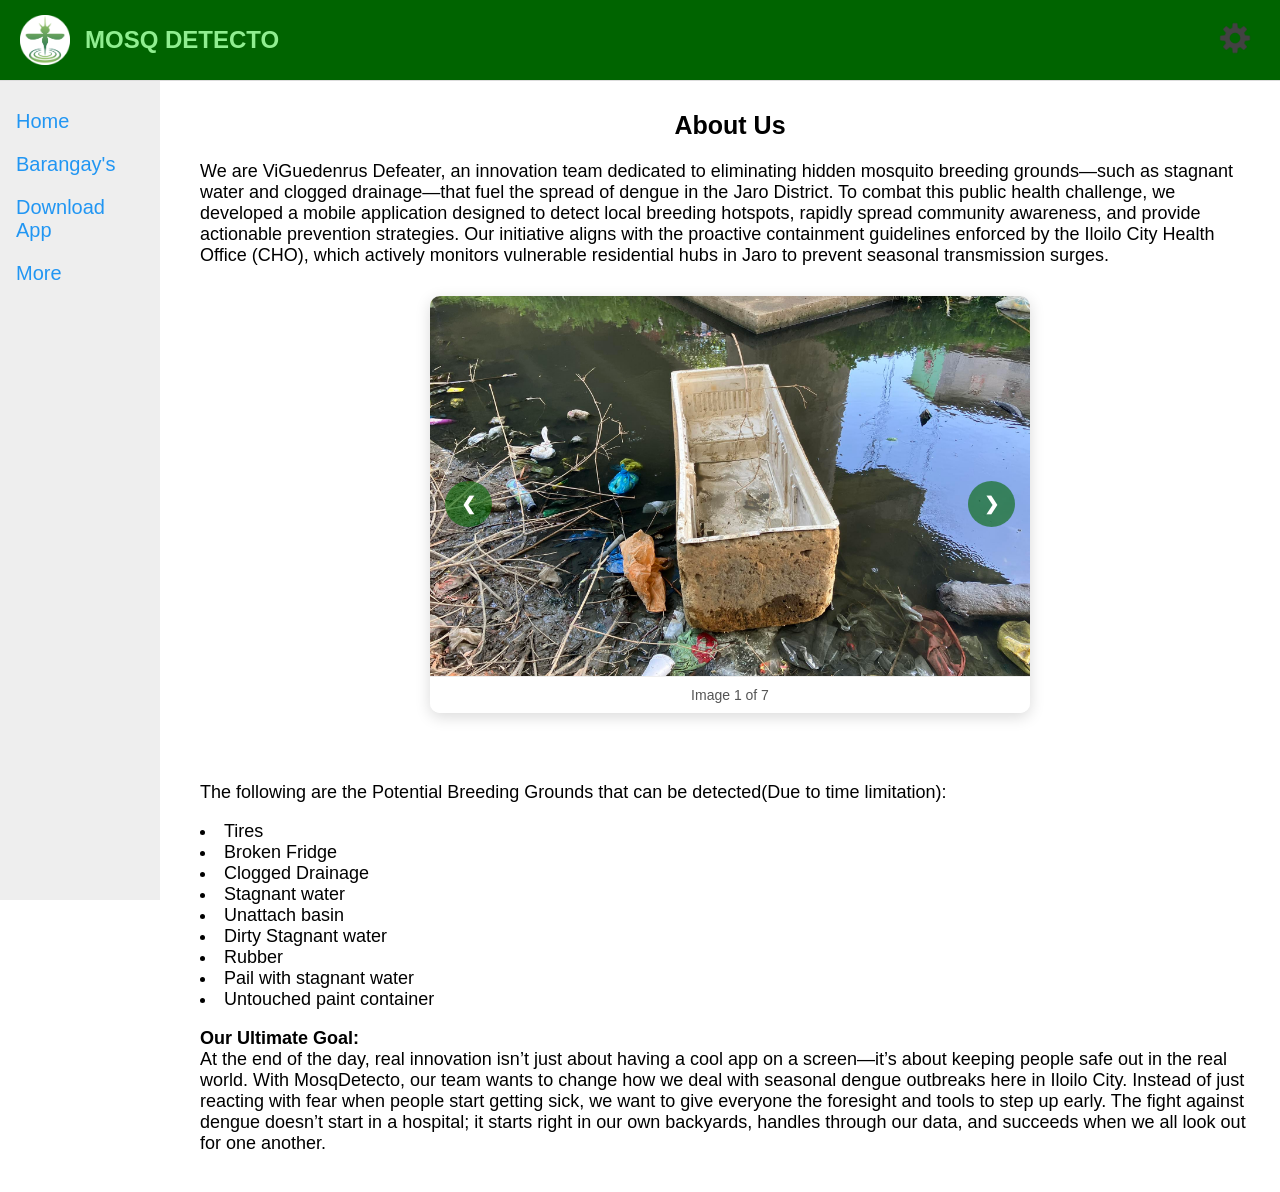
<file: about.html>
<!DOCTYPE html>
<html>
<head>
    <meta charset="UTF-8">
    <meta name="viewport" content="width=device-width, initial-scale=1.0">
    <link rel="stylesheet" href="styles3.css">
    <title>MosqDetecto</title>
    <link rel="shortcut icon" type="image/x-icon" href="/favicon.ico">
<style>
  header {
    display: flex;
    align-items: center;
    justify-content: space-between;
    padding: 10px 20px;
    background-color: darkgreen;
    border-bottom: 1px solid #ddd;
    position: fixed; /* Keeps header fixed at the top */
    top: 0;
    left: 0;
    right: 0;
    height: 60px;
    z-index: 2;
  }

  .carousel-container {
    position: relative;
    width: 100%;
    max-width: 600px;
    margin: 30px auto; /* Centers the carousel horizontally with clear spacing */
    overflow: hidden;
    border-radius: 10px;
    box-shadow: 0 4px 15px rgba(0,0,0,0.15);
    background-color: #fff;
  }

  /* Holds all images in a row side-by-side */
  .carousel-slide {
    display: flex;
    width: 100%;
    transition: transform 0.4s ease-in-out;
  }

  /* Individual Image Styling */
  .carousel-slide img {
    width: 100%;
    height: 380px;
    object-fit: cover;
    flex-shrink: 0; /* Prevents images from crushing each other */
  }

  /* Slider Navigation Arrows */
  .nav-btn {
    position: absolute;
    top: 50%;
    transform: translateY(-50%);
    background-color: rgba(0, 100, 0, 0.6); /* Tinted dark green to match your theme */
    color: white;
    border: none;
    padding: 12px 16px;
    font-size: 18px;
    font-weight: bold;
    cursor: pointer;
    border-radius: 50%;
    transition: background-color 0.2s;
    z-index: 10;
  }

  .nav-btn:hover {
    background-color: rgba(0, 50, 0, 0.9);
  }

  #prevBtn { left: 15px; }
  #nextBtn { right: 15px; }

  /* Slide Number Counter Text Box */
  .counter {
    text-align: center;
    padding: 10px;
    font-size: 14px;
    color: #555;
    background: #fff;
    border-top: 1px solid #eee;
    font-family: Arial, sans-serif;
  }
</style>
</head>

<body>
      <header>
          <div style="display: flex; align-items: center; gap: 15px;">
              <img src="MOSQ1.png" width="50px" height="50px" id="logo" alt="Logo">
              <h1 style="margin: 0; font-size: 24px; color: lightgreen">MOSQ DETECTO</h1>
          </div>
          <a href="settings.html" class="button"><img src="settings1.png" width="40px" height="40px" alt="Settings"></a> 
      </header>

      <div class="sidenav">
          <a href="index.html">Home</a>
          <a href="brgy.html">Barangay's</a>
          <a href="download.html">Download App</a>
          <a href="more.html">More</a>
      </div>

      <div class="main">
          <h2>About Us</h2>
          <p>We are ViGuedenrus Defeater, an innovation team dedicated to eliminating hidden mosquito breeding grounds—such as stagnant water and clogged drainage—that fuel the spread of dengue in the Jaro District. To combat this public health challenge, we developed a mobile application designed to detect local breeding hotspots, rapidly spread community awareness, and provide actionable prevention strategies. Our initiative aligns with the proactive containment guidelines enforced by the Iloilo City Health Office (CHO), which actively monitors vulnerable residential hubs in Jaro to prevent seasonal transmission surges.</p>
          
          <div class="carousel-container">
            <div class="carousel-slide" id="slideRow">
              <img src="1.jpg" alt="Project Image 1">
              <img src="2.jpg" alt="Project Image 2">
              <img src="3.jpg" alt="Project Image 3">
              <img src="4.jpg" alt="Project Image 4">
              <img src="5.jpg" alt="Project Image 5">
              <img src="6.jpg" alt="Project Image 6">
              <img src="7.jpg" alt="Project Image 7">
            </div>

            <button class="nav-btn" id="prevBtn">&#10094;</button>
            <button class="nav-btn" id="nextBtn">&#10095;</button>

            <div class="counter" id="slideCounter">Image 1 of 7</div>
			 </div>
			<br>
	  <p>
	  The following are the Potential Breeding Grounds that can be detected(Due to time limitation):<br><li>
      Tires<li>
      Broken Fridge<li>
      Clogged Drainage<li>
      Stagnant water<li>
      Unattach basin<li>
      Dirty Stagnant water<li>
      Rubber<li>
      Pail with stagnant water<li>
      Untouched paint container
	  </p>
         
		 <p><b>Our Ultimate Goal:</b><br>

At the end of the day, real innovation isn’t just about having a cool app on a screen—it’s about keeping people safe out in the real world. With MosqDetecto, our team wants to change how we deal with seasonal dengue outbreaks here in Iloilo City. Instead of just reacting with fear when people start getting sick, we want to give everyone the foresight and tools to step up early. The fight against dengue doesn’t start in a hospital; it starts right in our own backyards, handles through our data, and succeeds when we all look out for one another.
</p>
      </div>
      
	  
	  
      <script>
        const slideRow = document.getElementById('slideRow');
        const images = document.querySelectorAll('.carousel-slide img');
        const prevBtn = document.getElementById('prevBtn');
        const nextBtn = document.getElementById('nextBtn');
        const slideCounter = document.getElementById('slideCounter');

        let counter = 0;
        const totalImages = images.length;

        function updateCarousel() {
          // Slide shifting formula: transforms matrix view horizontally across tracks
          slideRow.style.transform = `translateX(${-counter * 100}%)`;
          slideCounter.textContent = `Image ${counter + 1} of ${totalImages}`;
        }

        nextBtn.addEventListener('click', () => {
          if (counter >= totalImages - 1) {
            counter = 0; // Seamlessly wraps back around to slide 1
          } else {
            counter++;
          }
          updateCarousel();
        });

        prevBtn.addEventListener('click', () => {
          if (counter <= 0) {
            counter = totalImages - 1; // Seamlessly wraps backward to final slide
          } else {
            counter--;
          }
          updateCarousel();
        });
      </script>
</body>
</html>
</file>
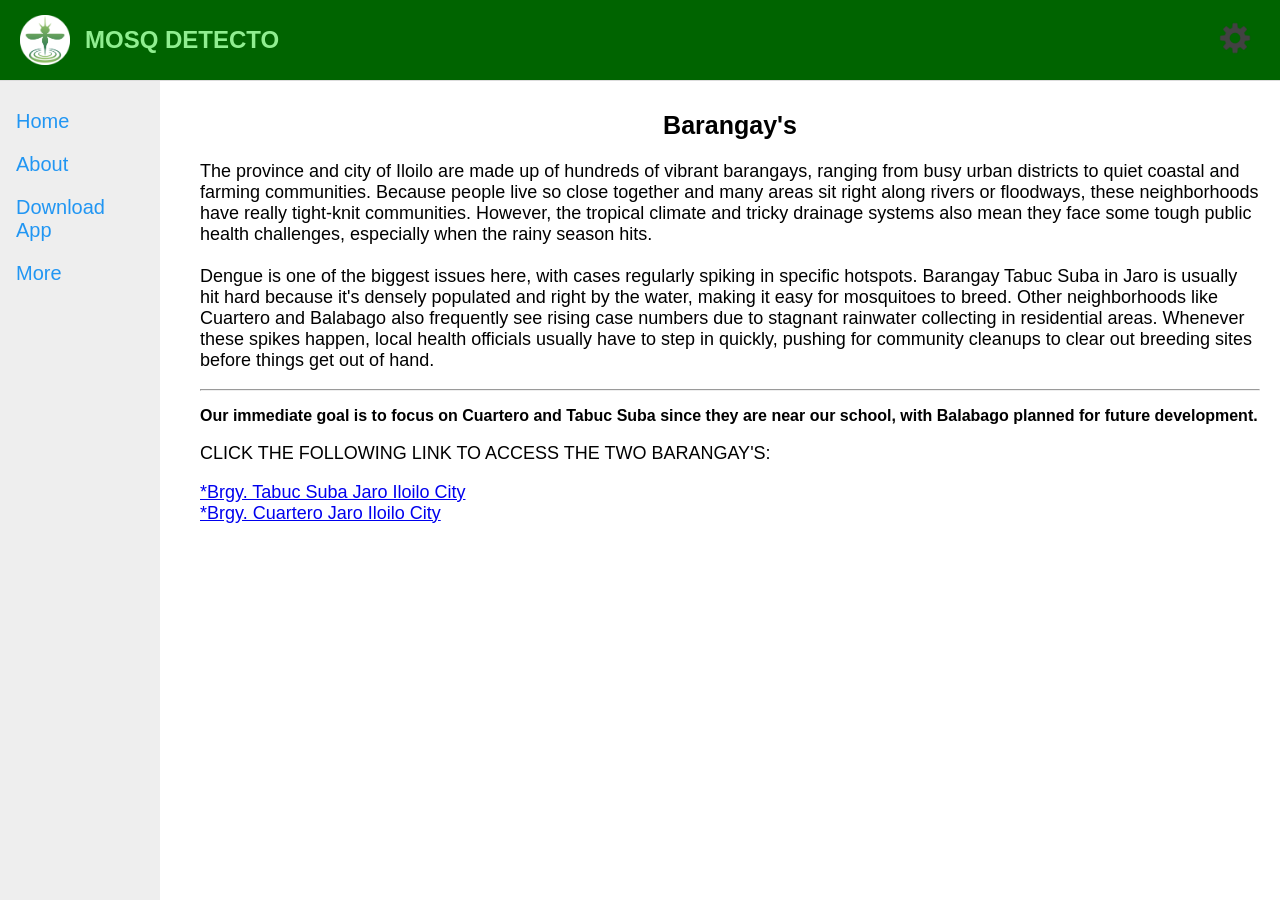
<file: brgy.html>
<!DOCTYPE html>
<html>
<head>
    <meta charset="UTF-8">
    <meta name="viewport" content="width=device-width, initial-scale=1.0">
    <link rel="stylesheet" href="styles3.css">
    <title>MosqDetecto</title>
    <link rel="shortcut icon" type="image/x-icon" href="/favicon.ico">
<style>
  header {
    display: flex;
    align-items: center;
    justify-content: space-between;
    padding: 10px 20px;
    background-color: darkgreen;
    border-bottom: 1px solid #ddd;
    position: fixed; /* Keeps header fixed at the top */
    top: 0;
    left: 0;
    right: 0;
    height: 60px;
    z-index: 2;
  }
</style>
</head>

<body>
      <header>
          <div style="display: flex; align-items: center; gap: 15px;">
              <img src="MOSQ1.png" width="50px" height="50px" id="logo" alt="Logo">
              <h1 style="margin: 0; font-size: 24px; color: lightgreen">MOSQ DETECTO</h1>
          </div>
          <a href="settings.html" class="button"><img src="settings1.png" width="40px" height="40px" alt="Settings"></a> 
      </header>

      <div class="sidenav">
          <a href="index.html">Home</a>
          <a href="about.html">About</a>
          <a href="download.html">Download App</a>
          <a href="more.html">More</a>
      </div>

      <div class="main">
          <h2>Barangay's</h2>
		  <p>The province and city of Iloilo are made up of hundreds of vibrant barangays, ranging from busy urban districts to quiet coastal and farming communities. Because people live so close together and many areas sit right along rivers or floodways, these neighborhoods have really tight-knit communities. However, the tropical climate and tricky drainage systems also mean they face some tough public health challenges, especially when the rainy season hits. <br>
		  <br>Dengue is one of the biggest issues here, with cases regularly spiking in specific hotspots. Barangay Tabuc Suba in Jaro is usually hit hard because it's densely populated and right by the water, making it easy for mosquitoes to breed. Other neighborhoods like Cuartero and Balabago also frequently see rising case numbers due to stagnant rainwater collecting in residential areas. Whenever these spikes happen, local health officials usually have to step in quickly, pushing for community cleanups to clear out breeding sites before things get out of hand.
		  <br>
		  <hr>
		  <p style="font-weight: bold; font-size: 16px">Our immediate goal is to focus on Cuartero and Tabuc Suba since they are near our school, with Balabago planned for future development.</p>
		  <p>CLICK THE FOLLOWING LINK TO ACCESS THE TWO BARANGAY'S:</p>
		  <a href="tabucsuba.html">*Brgy. Tabuc Suba Jaro Iloilo City</a>
		  <br>
          <a href="cuartero.html">*Brgy. Cuartero Jaro Iloilo City</a>
      </div>
	  
	  
</body>
</html>
</file>
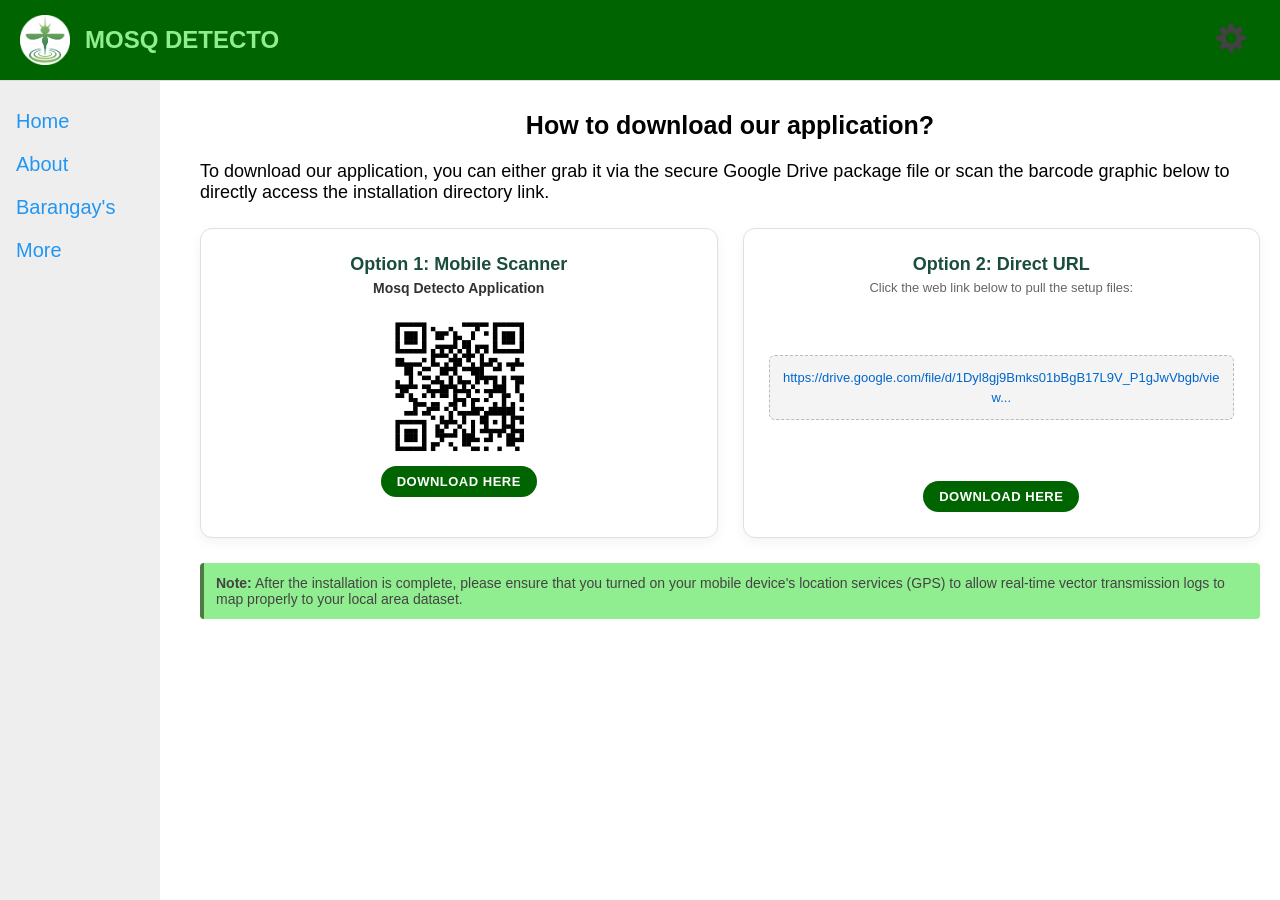
<file: download.html>
<!DOCTYPE html>
<html>
<head>
    <meta charset="UTF-8">
    <meta name="viewport" content="width=device-width, initial-scale=1.0">
    <link rel="stylesheet" href="styles3.css">
    <title>MosqDetecto — Download App</title>
    <link rel="shortcut icon" type="image/x-icon" href="/favicon.ico">
<style>
  header {
    display: flex;
    align-items: center;
    justify-content: space-between;
    padding: 10px 20px;
    background-color: darkgreen;
    border-bottom: 1px solid #ddd;
    position: fixed; /* Keeps header fixed at the top */
    top: 0;
    left: 0;
    right: 0;
    height: 60px;
    z-index: 2;
  }

  .button {
    padding: 11px 9px;
    text-decoration: none;
    border-radius: 3px;
    background-color: transparent;
    transition: background-color 0.2s ease;
  }
  .button:hover {
    background-color: white;
  }

  .download-flex-grid {
    display: flex;
    flex-wrap: wrap;
    gap: 25px;
    margin: 25px 0;
  }

  .download-box {
    background: #ffffff;
    border: 1px solid #e0e0e0;
    border-radius: 12px;
    padding: 25px;
    box-shadow: 0 4px 12px rgba(0,0,0,0.05);
    flex: 1;
    min-width: 290px;
    display: flex;
    flex-direction: column;
    align-items: center;
    justify-content: space-between;
    text-align: center;
  }

  .download-box h3 {
    margin-top: 0;
    margin-bottom: 5px;
    color: #1b4d3e;
    font-size: 18px;
  }

  .download-box .action-label {
    background-color: darkgreen;
    color: white;
    font-weight: bold;
    padding: 8px 16px;
    border-radius: 20px;
    font-size: 13px;
    letter-spacing: 0.5px;
    margin-bottom: 15px;
    text-transform: uppercase;
  }

  .drive-link {
    word-break: break-all;
    color: #0066cc;
    text-decoration: none;
    font-size: 13px;
    line-height: 1.5;
    background: #f4f4f4;
    padding: 12px;
    border-radius: 6px;
    border: 1px dashed #bbb;
    margin: 15px 0;
    display: block;
    transition: color 0.2s, background-color 0.2s;
  }
  
  .drive-link:hover {
    color: #004499;
    background-color: #eaeaea;
    text-decoration: underline;
  }

  .qr-title {
    font-weight: bold;
    color: #333;
    font-size: 14px;
    margin-top: 5px;
    margin-bottom: 10px;
  }

  .step-note {
    background-color: lightgreen;
    border-left: 4px solid #4F7942;
    padding: 12px;
    border-radius: 4px;
    font-size: 14px;
    color: #444;
    margin-top: 20px;
  }
</style>
</head>

<body>
      <header>
          <div style="display: flex; align-items: center; gap: 15px;">
              <img src="MOSQ1.png" width="50px" height="50px" id="logo" alt="Logo">
              <h1 style="margin: 0; font-size: 24px; color: lightgreen">MOSQ DETECTO</h1>
          </div>
          <a href="settings.html" class="button"><img src="settings1.png" width="40px" height="40px" alt="Settings"></a> 
      </header>

      <div class="sidenav">
          <a href="index.html">Home</a>
          <a href="about.html">About</a>
          <a href="brgy.html">Barangay's</a>
          <a href="more.html">More</a>
      </div>

      <div class="main">
          <h2>How to download our application?</h2>
          <p>To download our application, you can either grab it via the secure Google Drive package file or scan the barcode graphic below to directly access the installation directory link.</p>
          
          <div class="download-flex-grid">
              
              <div class="download-box">
                  <div>
                      <h3>Option 1: Mobile Scanner</h3>
                      <div class="qr-title">Mosq Detecto Application</div>
                  </div>
                  
                  <img src="finalqr.png" width="140px" height="140px" style="margin: 10px 0;" alt="Application QR Code">
                  
                  <div class="action-label">Download Here</div>
              </div>

              <div class="download-box">
                  <div>
                      <h3>Option 2: Direct URL</h3>
                      <p style="font-size: 13px; color: #666; margin: 5px 0 0 0;">Click the web link below to pull the setup files:</p>
                  </div>
                  
                  <a href="https://drive.google.com/file/d/1Dyl8gj9Bmks01bBgB17L9V_P1gJwVbgb/view?fbclid=IwY2xjawR6vbxleHRuA2FlbQIxMABicmlkETFEMkpzZE1IblE4Yk5wcmtFc3J0YwZhcHBfaWQQMjIyMDM5MTc4ODIwMDg5MgABHoDHJR3DUng6B2LZDZV6hctJm4_MM6UfsrF3A54GJfnc8oXccEx-bQfPB3U__aem_I6xNAwUyUiRdcXQI6bOH_Q" target="_blank" class="drive-link">
                      https://drive.google.com/file/d/1Dyl8gj9Bmks01bBgB17L9V_P1gJwVbgb/view...
                  </a>
                  
                  <a href="https://drive.google.com/file/d/1Dyl8gj9Bmks01bBgB17L9V_P1gJwVbgb/view?fbclid=IwY2xjawR6vbxleHRuA2FlbQIxMABicmlkETFEMkpzZE1IblE4Yk5wcmtFc3J0YwZhcHBfaWQQMjIyMDM5MTc4ODIwMDg5MgABHoDHJR3DUng6B2LZDZV6hctJm4_MM6UfsrF3A54GJfnc8oXccEx-bQfPB3U__aem_I6xNAwUyUiRdcXQI6bOH_Q" target="_blank" style="text-decoration: none;">
                      <div class="action-label" style="margin-bottom: 0; cursor: pointer;">Download Here</div>
                  </a>
              </div>

          </div>

          <div class="step-note">
              <strong>Note:</strong> After the installation is complete, please ensure that you turned on your mobile device's location services (GPS) to allow real-time vector transmission logs to map properly to your local area dataset.
          </div>
      </div>
</body>
</html>
</file>
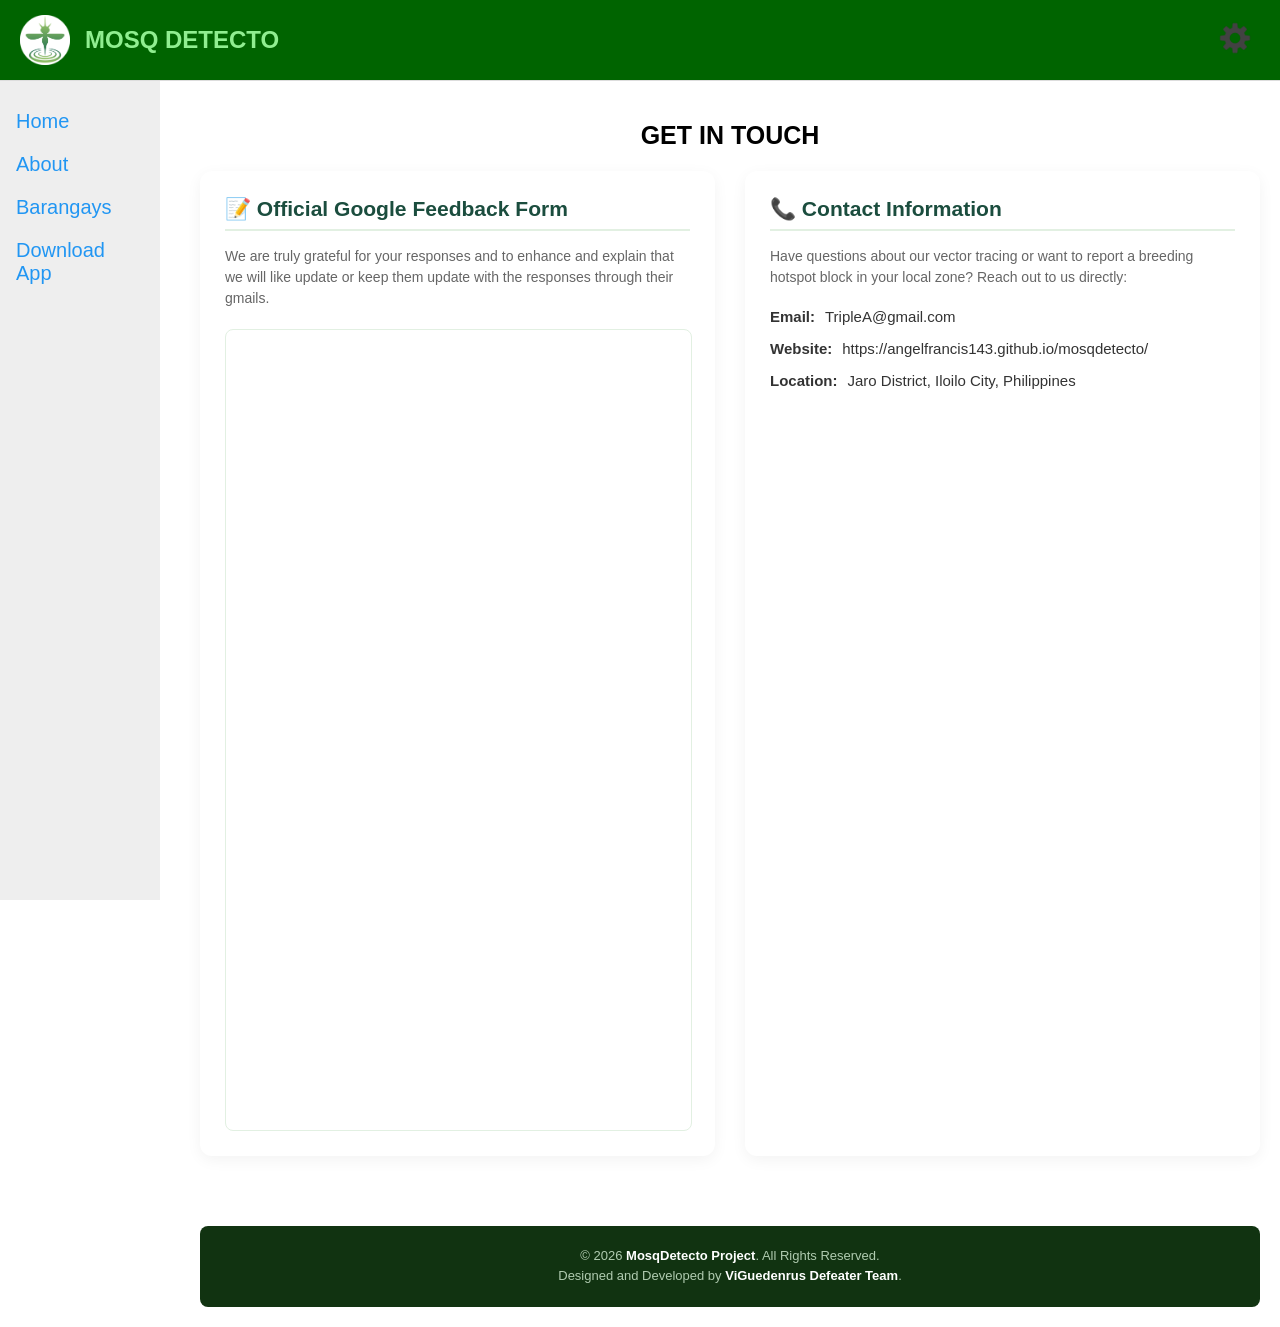
<file: more.html>
<!DOCTYPE html>
<html>
<head>
  <meta charset="UTF-8">
  <meta name="viewport" content="width=device-width, initial-scale=1.0">
  <link rel="stylesheet" href="styles3.css">
  <title>MosqDetecto — Contact & Feedback</title>
  <link rel="shortcut icon" type="image/x-icon" href="/favicon.ico">
<style>
  header {
    display: flex;
    align-items: center;
    justify-content: space-between;
    padding: 10px 20px;
    background-color: darkgreen;
    border-bottom: 1px solid #ddd;
    position: fixed;
    top: 0; 
    left: 0; 
    right: 0;
    height: 60px;
    z-index: 2;
  }

  /* Contact and layout containers */
  .contact-container {
    display: flex;
    flex-wrap: wrap;
    gap: 30px;
    margin-top: 20px;
    padding-bottom: 30px;
  }

  .feedback-card, .info-card {
    background: #ffffff;
    border-radius: 12px;
    padding: 25px;
    box-shadow: 0 4px 15px rgba(0,0,0,0.05);
    flex: 1;
    min-width: 300px;
    box-sizing: border-box;
  }

  h3 {
    color: #1b4d3e;
    margin-top: 0;
    margin-bottom: 15px;
    border-bottom: 2px solid #e2f0e2;
    padding-bottom: 8px;
  }

  .info-description {
    font-size: 14px; 
    color: #666; 
    margin-bottom: 20px;
    line-height: 1.5;
  }

  .contact-methods {
    list-style: none;
    padding: 0;
    margin: 0;
  }

  .contact-methods li {
    margin-bottom: 15px;
    font-size: 15px;
    color: #333;
    display: flex;
    align-items: center;
    gap: 10px;
  }

  /* Footer area */
  footer {
    background-color: #113311;
    color: #b0cbb0;
    text-align: center;
    padding: 20px;
    margin-top: 40px;
    border-radius: 8px;
    font-size: 13px;
    line-height: 1.6;
  }

  footer strong {
    color: #ffffff;
  }

  /* Responsive iframe container adjustments */
  @media (max-width: 768px) {
    .feedback-card {
      padding: 15px;
    }
  } 
</style>
</head>

<body>
      <header>
          <div style="display: flex; align-items: center; gap: 15px;">
              <img src="MOSQ1.png" width="50px" height="50px" id="logo" alt="Logo">
              <h1 style="margin: 0; font-size: 24px; color: lightgreen">MOSQ DETECTO</h1>
          </div>
          <a href="settings.html" class="button"><img src="settings1.png" width="40px" height="40px" alt="Settings"></a> 
      </header>

      <div class="sidenav">
          <a href="index.html">Home</a>
          <a href="about.html">About</a>
          <a href="brgy.html">Barangays</a>
          <a href="download.html">Download App</a> 
      </div>

      <div class="main" style="margin-top: 80px; padding: 20px;">
          <h2>GET IN TOUCH</h2>
          
          <div class="contact-container">
              
              <div class="feedback-card">
                  <h3>📝 Official Google Feedback Form</h3>
                  <p class="info-description">
                      We are truly grateful for your responses and to enhance and explain that we will like update or keep them update with the responses through their gmails.
                  </p>
                  <div style="width: 100%; overflow: hidden; border-radius: 8px; border: 1px solid #e2f0e2; -webkit-overflow-scrolling: touch;">
                      <iframe 
                          src="https://docs.google.com/forms/d/e/1FAIpQLSexxI4TPfSx3L-zFfZJ7kF2z--KiJyEOZlSHG7yyW51-xV29w/viewform?usp=dialog"
                          width="100%" 
                          height="800" 
                          scrolling="yes"
                          style="border: none; display: block; width: 100%;">
                          Loading…
                      </iframe>
                  </div>
              </div>

              <div class="info-card">
                  <h3>📞 Contact Information</h3>
                  <p class="info-description">
                      Have questions about our vector tracing or want to report a breeding hotspot block in your local zone? Reach out to us directly:
                  </p>
                  <ul class="contact-methods">
                      <li><strong>Email:</strong> TripleA@gmail.com</li>
                      <li><strong>Website:</strong> https://angelfrancis143.github.io/mosqdetecto/</li>
                      <li><strong>Location:</strong> Jaro District, Iloilo City, Philippines</li>
                  </ul>
              </div>

          </div>

          <footer>
              <div>&copy; 2026 <strong>MosqDetecto Project</strong>. All Rights Reserved.</div>
              <div>Designed and Developed by <strong>ViGuedenrus Defeater Team</strong>.</div>
          </footer>
      </div>
</body>
</html>
</file>
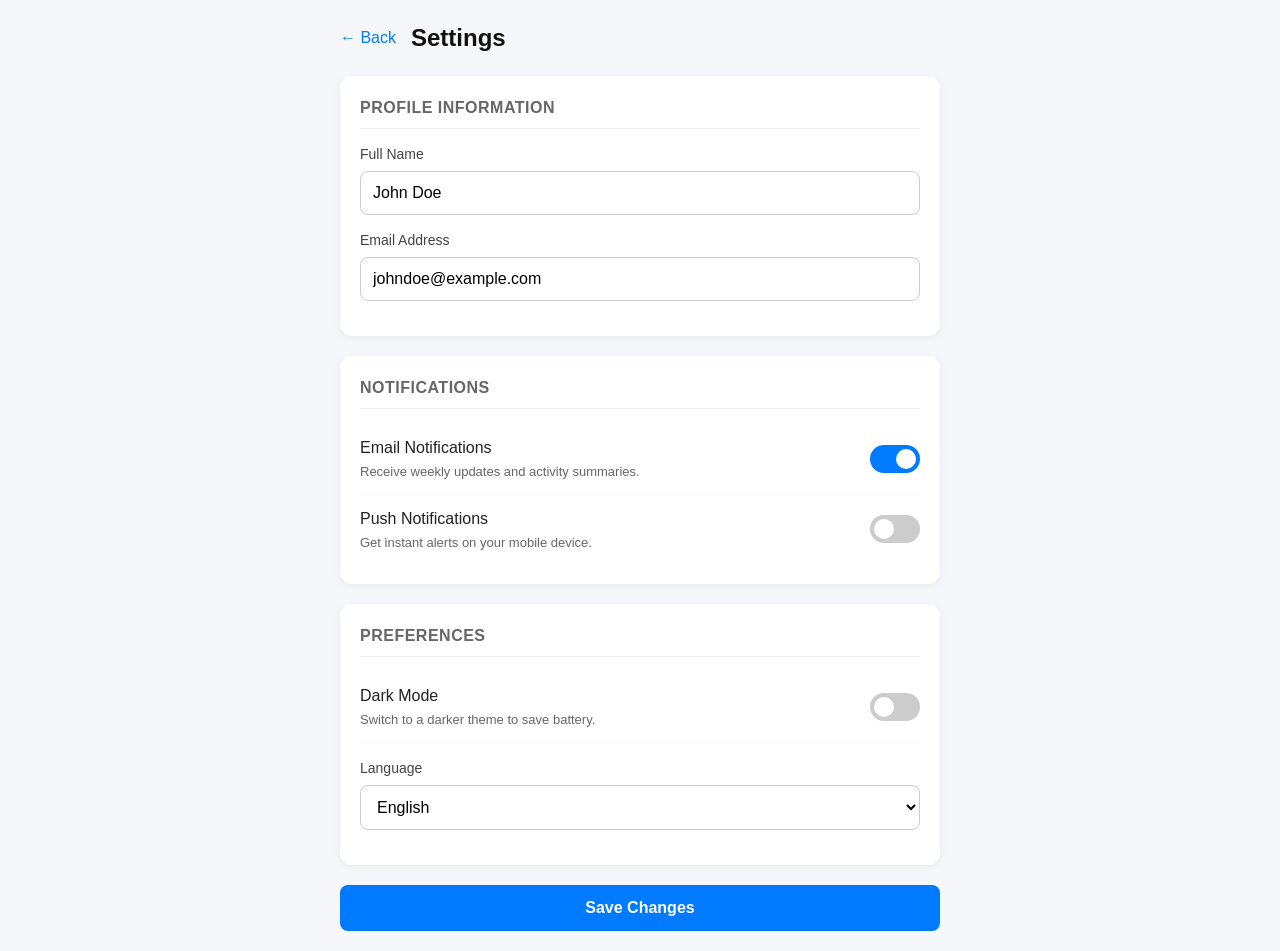
<file: settings.html>
<!DOCTYPE html>
<html lang="en">
<head>
  <meta charset="UTF-8">
  <meta name="viewport" content="width=device-width, initial-scale=1.0">
  <title>Account Settings</title>
  <style>
    /* Reset and Base Styles */
    * {
      box-sizing: border-box;
      margin: 0;
      padding: 0;
      font-family: -apple-system, BlinkMacSystemFont, "Segoe UI", Roboto, Helvetica, Arial, sans-serif;
    }

    body {
      background-color: #f5f7fb;
      color: #333;
      padding: 20px;
      line-height: 1.5;
    }

    /* Layout Container */
    .settings-container {
      max-width: 600px;
      margin: 0 auto;
    }

    /* Header with Back Button */
    .settings-header {
      display: flex;
      align-items: center;
      gap: 15px;
      margin-bottom: 20px;
    }

    .btn-back {
      text-decoration: none;
      color: #007bff;
      font-size: 16px;
      font-weight: 500;
      display: inline-flex;
      align-items: center;
      transition: color 0.2s;
    }

    .btn-back:hover {
      color: #0056b3;
    }

    h1 {
      font-size: 24px;
      color: #111;
    }

    /* Settings Card */
    .settings-card {
      background: #fff;
      border-radius: 12px;
      box-shadow: 0 2px 8px rgba(0, 0, 0, 0.05);
      padding: 20px;
      margin-bottom: 20px;
    }

    .section-title {
      font-size: 16px;
      font-weight: 600;
      color: #666;
      text-transform: uppercase;
      letter-spacing: 0.5px;
      margin-bottom: 15px;
      border-bottom: 1px solid #eee;
      padding-bottom: 8px;
    }

    /* Settings Row */
    .settings-row {
      display: flex;
      justify-content: space-between;
      align-items: center;
      padding: 12px 0;
    }

    .settings-row:not(:last-child) {
      border-bottom: 1px solid #f9f9f9;
    }

    .settings-info {
      padding-right: 15px;
    }

    .settings-label {
      font-weight: 500;
      font-size: 16px;
      color: #222;
    }

    .settings-description {
      font-size: 13px;
      color: #666;
      margin-top: 2px;
    }

    /* Form Inputs */
    .form-group {
      margin-bottom: 15px;
    }

    .form-group label {
      display: block;
      font-size: 14px;
      font-weight: 500;
      margin-bottom: 6px;
      color: #444;
    }

    input[type="text"],
    input[type="email"],
    select {
      width: 100%;
      padding: 12px;
      border: 1px solid #ccc;
      border-radius: 8px;
      font-size: 16px; 
      background-color: #fff;
      transition: border-color 0.2s;
    }

    input:focus, select:focus {
      outline: none;
      border-color: #007bff;
    }

    /* Custom Toggle Switch */
    .switch {
      position: relative;
      display: inline-block;
      width: 50px;
      height: 28px;
      flex-shrink: 0;
    }

    .switch input {
      opacity: 0;
      width: 0;
      height: 0;
    }

    .slider {
      position: absolute;
      cursor: pointer;
      top: 0;
      left: 0;
      right: 0;
      bottom: 0;
      background-color: #ccc;
      transition: .4s;
      border-radius: 28px;
    }

    .slider:before {
      position: absolute;
      content: "";
      height: 20px;
      width: 20px;
      left: 4px;
      bottom: 4px;
      background-color: white;
      transition: .4s;
      border-radius: 50%;
    }

    input:checked + .slider {
      background-color: #007bff;
    }

    input:checked + .slider:before {
      transform: translateX(22px);
    }

    /* Action Button */
    .btn-save {
      display: block;
      width: 100%;
      background-color: #007bff;
      color: white;
      border: none;
      padding: 14px;
      border-radius: 8px;
      font-size: 16px;
      font-weight: 600;
      cursor: pointer;
      transition: background-color 0.2s;
    }

    .btn-save:hover {
      background-color: #0056b3;
    }

    /* Responsive Adjustments */
    @media (max-width: 480px) {
      body {
        padding: 12px;
      }
      .settings-card {
        padding: 15px;
      }
    }
  </style>
</head>
<body>

  <div class="settings-container">
    <div class="settings-header">
      <a href="cuartero.html" href="index.html" class="btn-back">&#8592; Back</a>
      <h1>Settings</h1>
    </div>

    <form action="#" method="POST" onsubmit="event.preventDefault(); alert('Settings saved!');">
      
      <div class="settings-card">
        <div class="section-title">Profile Information</div>
        
        <div class="form-group">
          <label for="username">Full Name</label>
          <input type="text" id="username" name="username" value="John Doe" placeholder="Your name">
        </div>

        <div class="form-group">
          <label for="email">Email Address</label>
          <input type="email" id="email" name="email" value="johndoe@example.com" placeholder="Your email">
        </div>
      </div>

      <div class="settings-card">
        <div class="section-title">Notifications</div>
        
        <div class="settings-row">
          <div class="settings-info">
            <div class="settings-label">Email Notifications</div>
            <div class="settings-description">Receive weekly updates and activity summaries.</div>
          </div>
          <label class="switch">
            <input type="checkbox" checked>
            <span class="slider"></span>
          </label>
        </div>

        <div class="settings-row">
          <div class="settings-info">
            <div class="settings-label">Push Notifications</div>
            <div class="settings-description">Get instant alerts on your mobile device.</div>
          </div>
          <label class="switch">
            <input type="checkbox">
            <span class="slider"></span>
          </label>
        </div>
      </div>

      <div class="settings-card">
        <div class="section-title">Preferences</div>
        
        <div class="settings-row">
          <div class="settings-info">
            <div class="settings-label">Dark Mode</div>
            <div class="settings-description">Switch to a darker theme to save battery.</div>
          </div>
          <label class="switch">
            <input type="checkbox" id="darkModeToggle">
            <span class="slider"></span>
          </label>
        </div>

        <div class="form-group" style="margin-top: 15px;">
          <label for="language">Language</label>
          <select id="language" name="language">
            <option value="en" selected>English</option>
            <option value="es">Español</option>
            <option value="fr">Français</option>
          </select>
        </div>
      </div>

      <button type="submit" class="btn-save">Save Changes</button>

    </form>
  </div>

</body>
</html>
</file>
<file: styles3.css>
body {
    font-family: "Lato", sans-serif;
    margin: 0;
    padding: 0;
  }
 

  .button {
    padding: 5px;
    border-radius: 3px;
    background-color: transparent; /* Changed from white to prevent hiding the icon */
    transition: background-color 0.3s;
  }
  .button:hover {
    background-color: #e0e0e0;
  }
 
  /* FIXED SIDEBAR */
  .sidenav {
    width: 160px;
    position: fixed; /* Keeps it from moving */
    z-index: 1;
    top: 80px; /* Sits right below the 60px header + padding */
    left: 0;
    bottom: 0; /* Stretches all the way to the bottom */
    background: #eee;
    overflow-x: hidden;
    padding-top: 20px;
  }

  .sidenav a {
    padding: 10px 16px;
    text-decoration: none;
    font-size: 20px;
    color: #2196F3;
    display: block;
  }

  .sidenav a:hover {
    color: #064579;
    background-color: #ddd;
  }

  /* SCROLLABLE MAIN CONTENT */
  .main {
    margin-left: 180px; /* Pushes content past the 160px sidebar */
    margin-top: 70px;  /* Pushes content below the fixed header */
    font-size: 18px; 
    padding: 20px;
  }
h2 {
	font-size: 25px;
	text-align: center;
}
  @media screen and (max-height: 450px) {
    .sidenav {padding-top: 15px;}
    .sidenav a {font-size: 18px;}
  }
</file>
